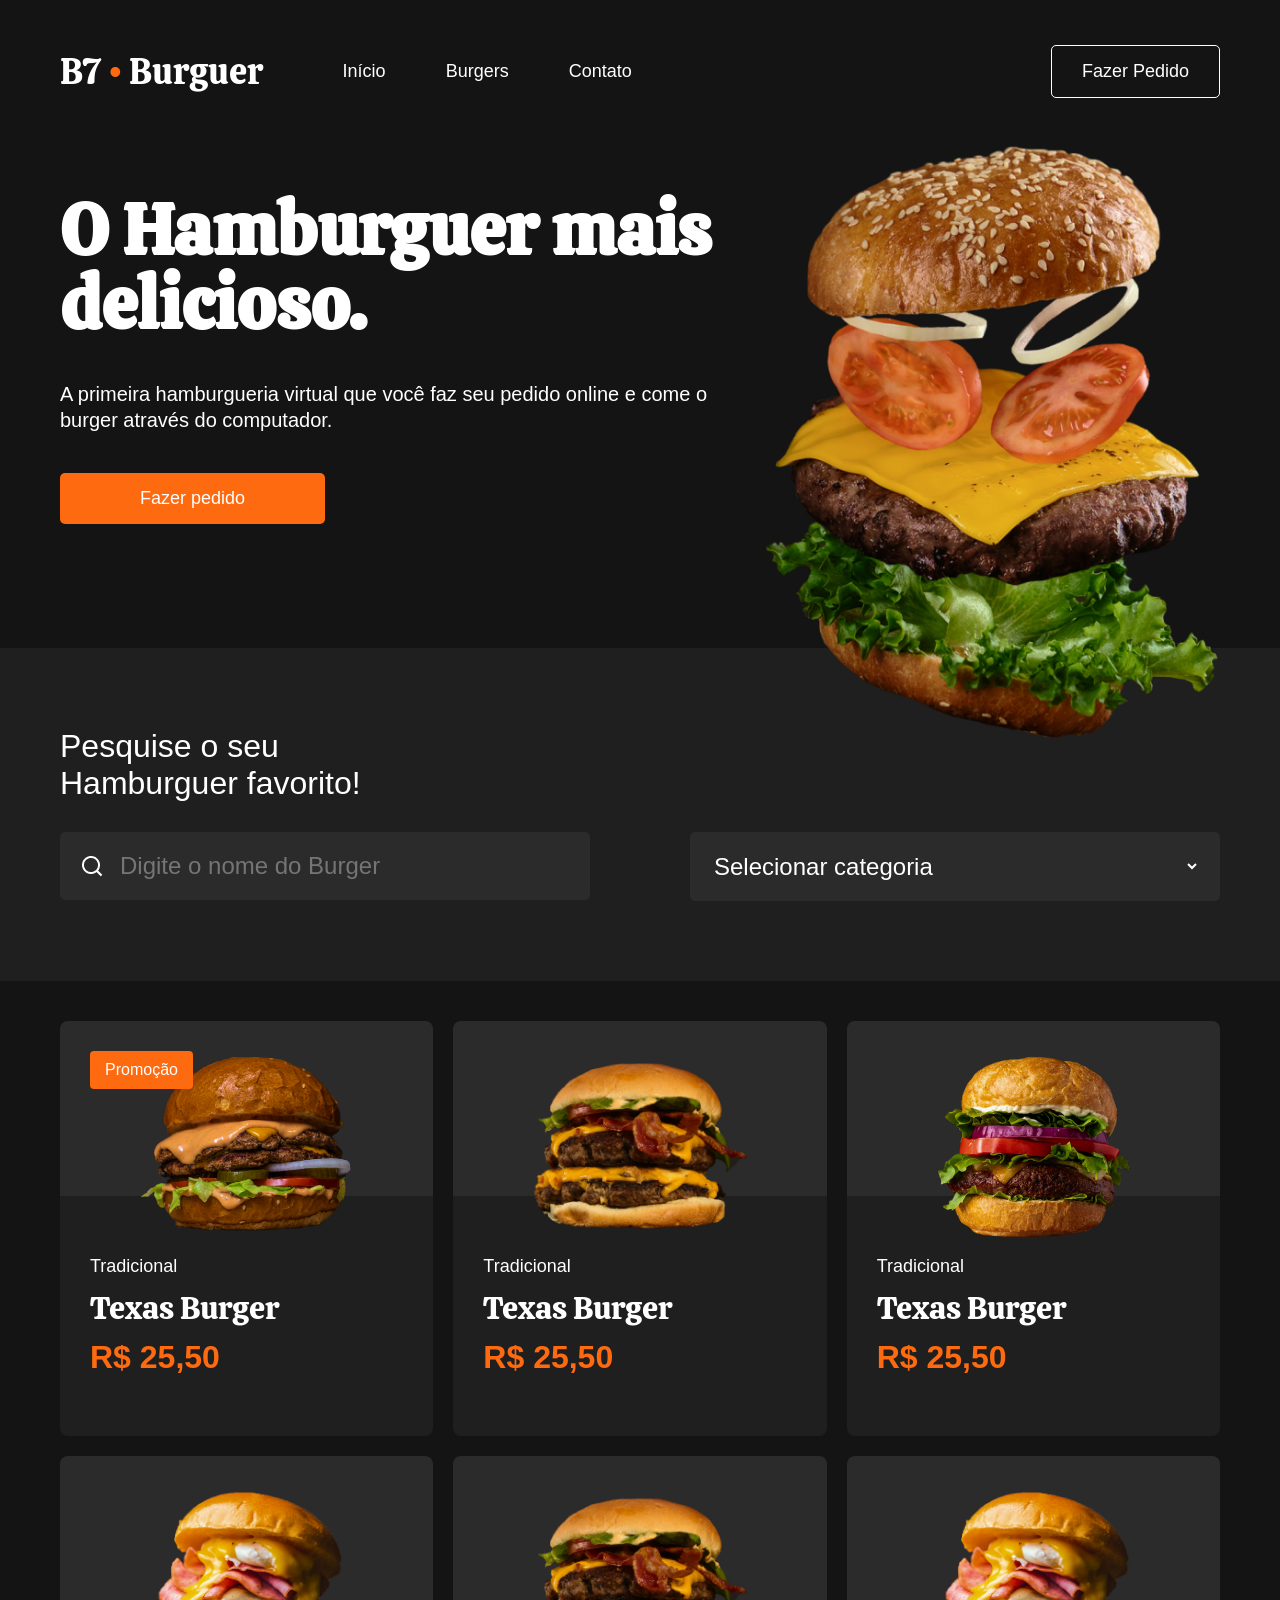
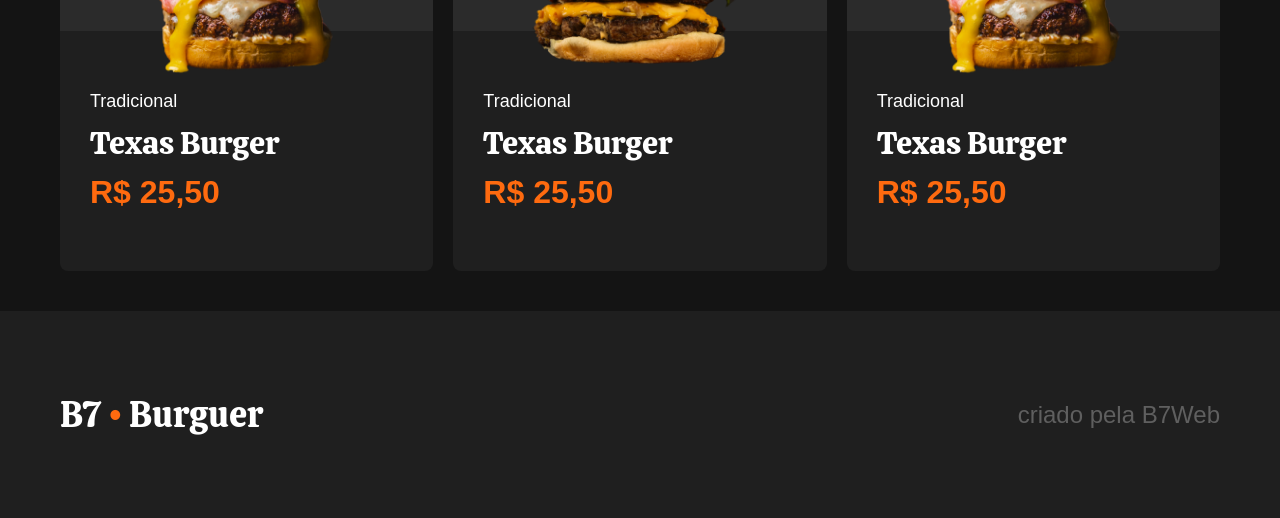
<file: index.html>
<!DOCTYPE html>
<html lang="pt-br">
<head>
    <meta charset="UTF-8">
    <meta name="viewport" content="width=device-width, initial-scale=1.0">
    <title>Projeto B7 Burguer</title>
    <link rel="stylesheet" href="./assets/style.css">
</head>
<body>
    <header>
        <div class="container">
            <div class="logo">
                <a href="">B7 <span>•</span> Burguer</a>
            </div>
            <nav>
                <ul class="leftside">
                    <li><a href="">Início</a></li>
                    <li><a href="">Burgers</a></li>
                    <li><a href="">Contato</a></li>
                </ul>
                <div class="rigthside">
                    <a href="" class="button">Fazer Pedido</a>
                </div>
            </nav>
            <div class="menu">
                <div class="menu-icon">
                    <div></div>
                    <div></div>
                    <div></div>
                </div>
            </div>
        </div>
    </header>
    <section class="hero">
        <div class="container">
            <div class="leftside">
                <h1>O Hamburguer mais delicioso.</h1>
                <p>A primeira hamburgueria virtual que você faz seu pedido online e come o burger através do computador.</p>
                <a href="" class="button">Fazer pedido</a>
            </div>
            <div class="rigthside">
                <img src="./assets/heroBurger.png" alt="">
            </div>
        </div>
    </section>
    <section class="search">
        <div class="container">
            <div class="title">Pesquise o seu <br> Hamburguer favorito!</div>
            <div class="sides">
                <div class="leftside">
                    <input type="search" placeholder="Digite o nome do Burger">
                </div>
                <div class="rigthside">
                    <select>
                        <option value="">Selecionar categoria</option>
                        <option value="burgers">Burgers</option>
                        <option value="pizza">Pizza</option>
                        <option value="vegetariano">Vegetariano</option>
                        <option value="kids">Kids</option>
                    </select>
                </div>
            </div>
        </div>
    </section>
    <main>
        <div class="container">
            <div class="products-grid">
                <a href="" class="product-item">
                    <div class="warning">Promoção</div>
                    <div class="photo">
                        <img src="/assets/burgers/burger1.png" alt="">
                    </div>
                    <div class="info">
                        <div class="product-category">Tradicional</div>
                        <div class="product-name">Texas Burger</div>
                        <div class="product-price">R$ 25,50</div>
                    </div>
                </a>
                <a href="" class="product-item">
                    <div class="photo">
                        <img src="/assets/burgers/burger2.png" alt="">
                    </div>
                    <div class="info">
                        <div class="product-category">Tradicional</div>
                        <div class="product-name">Texas Burger</div>
                        <div class="product-price">R$ 25,50</div>
                    </div>
                </a>
                <a href="" class="product-item">
                    <div class="photo">
                        <img src="/assets/burgers/burger3.png" alt="">
                    </div>
                    <div class="info">
                        <div class="product-category">Tradicional</div>
                        <div class="product-name">Texas Burger</div>
                        <div class="product-price">R$ 25,50</div>
                    </div>
                </a>
                <a href="" class="product-item">
                    <div class="photo">
                        <img src="/assets/burgers/burger4.png" alt="">
                    </div>
                    <div class="info">
                        <div class="product-category">Tradicional</div>
                        <div class="product-name">Texas Burger</div>
                        <div class="product-price">R$ 25,50</div>
                    </div>
                </a>
                <a href="" class="product-item">
                    <div class="photo">
                        <img src="/assets/burgers/burger2.png" alt="">
                    </div>
                    <div class="info">
                        <div class="product-category">Tradicional</div>
                        <div class="product-name">Texas Burger</div>
                        <div class="product-price">R$ 25,50</div>
                    </div>
                </a>
                <a href="" class="product-item">
                    <div class="photo">
                        <img src="/assets/burgers/burger4.png" alt="">
                    </div>
                    <div class="info">
                        <div class="product-category">Tradicional</div>
                        <div class="product-name">Texas Burger</div>
                        <div class="product-price">R$ 25,50</div>
                    </div>
                </a>
            </div>
        </div>
    </main>
    <footer>
        <div class="container">
            <div class="logo">
                <a href="">B7 <span>•</span> Burguer</a>
            </div>
            <div class="copyrigths"> criado pela <a href="">B7Web</a></div>
        </div>
    </footer>
</body>
</html>
</file>
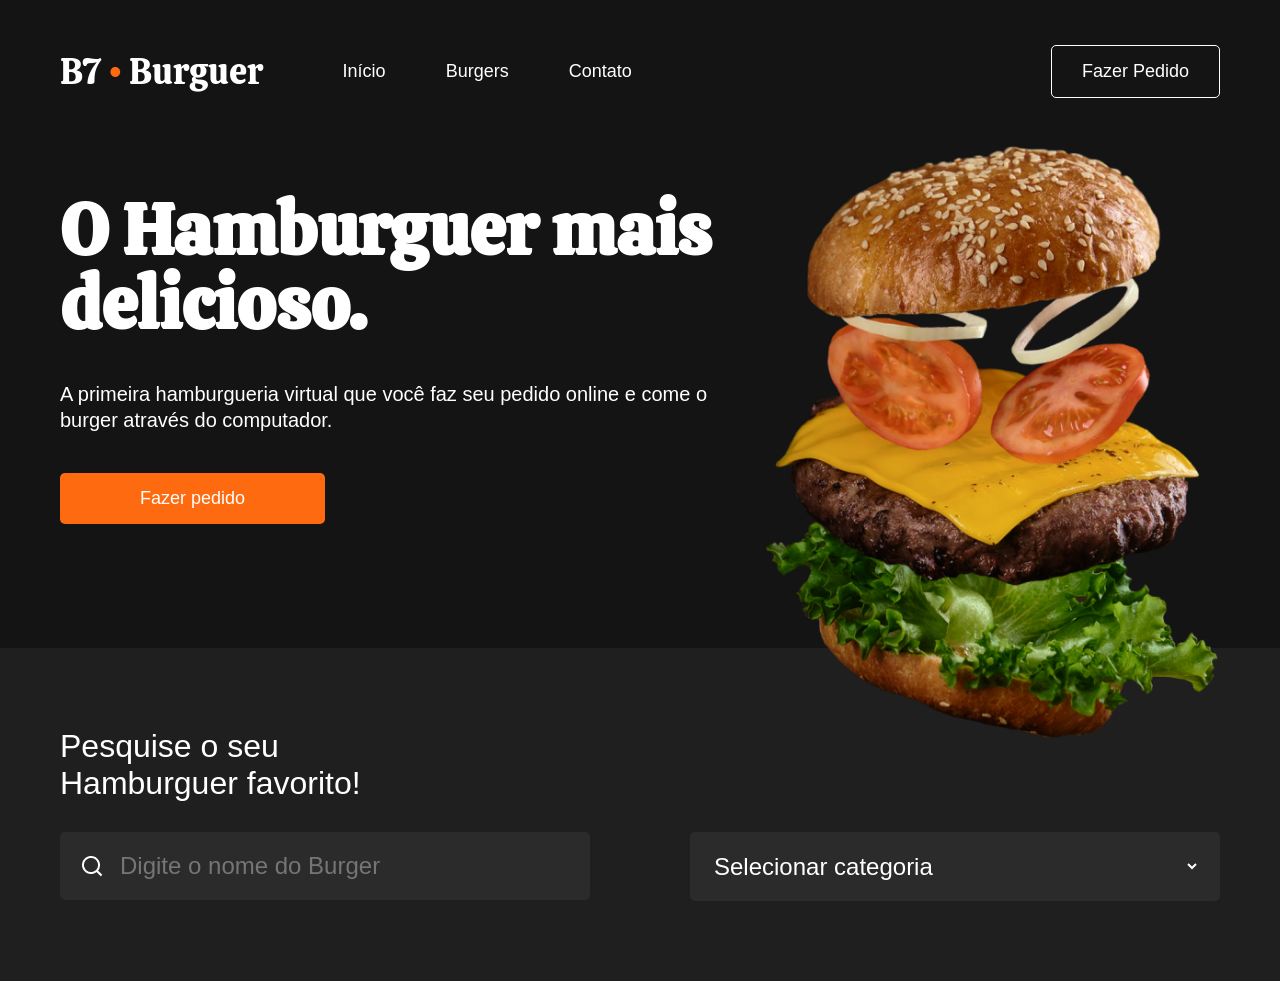
<file: assets/index.html>
<!DOCTYPE html>
<html lang="pt-br">
<head>
    <meta charset="UTF-8">
    <meta name="viewport" content="width=device-width, initial-scale=1.0">
    <title>Projeto B7 Burguer</title>
    <link rel="stylesheet" href="/assets/style.css">
</head>
<body>
    <header>
        <div class="container">
            <div class="logo">
                <a href="">B7 <span>•</span> Burguer</a>
            </div>
            <nav>
                <ul class="leftside">
                    <li><a href="">Início</a></li>
                    <li><a href="">Burgers</a></li>
                    <li><a href="">Contato</a></li>
                </ul>
                <div class="rigthside">
                    <a href="" class="button">Fazer Pedido</a>
                </div>
            </nav>
            <div class="menu">
                <div class="menu-icon">
                    <div></div>
                    <div></div>
                    <div></div>
                </div>
            </div>
        </div>
    </header>
    <section class="hero">
        <div class="container">
            <div class="leftside">
                <h1>O Hamburguer mais delicioso.</h1>
                <p>A primeira hamburgueria virtual que você faz seu pedido online e come o burger através do computador.</p>
                <a href="" class="button">Fazer pedido</a>
            </div>
            <div class="rigthside">
                <img src="./heroBurger.png" alt="">
            </div>
        </div>
    </section>
    <section class="search">
        <div class="container">
            <div class="title">Pesquise o seu <br> Hamburguer favorito!</div>
            <div class="sides">
                <div class="leftside">
                    <input type="search" placeholder="Digite o nome do Burger">
                </div>
                <div class="rigthside">
                    <select>
                        <option value="">Selecionar categoria</option>
                        <option value="burgers">Burgers</option>
                        <option value="pizza">Pizza</option>
                        <option value="vegetariano">Vegetariano</option>
                        <option value="kids">Kids</option>
                    </select>
                </div>
            </div>
        </div>
    </section>
</body>
</html>
</file>
<file: assets/style.css>
@import url('https://fonts.googleapis.com/css2?family=Calistoga&family=Inter:ital,opsz,wght@0,14..32,100..900;1,14..32,100..900&display=swap');

* {
    font-family: Arial, Helvetica, sans-serif;
    margin: 0;
    padding: 0;
    list-style: none;
    box-sizing: border-box;
}
body {
    font-family: 'Inter';
    font-size: 18px;
    background-color: #141414;
    color: white;

}

.container {
    width: 100%;
    margin: auto;
    max-width: 1200px;
    padding: 0 20px;
}

.logo a {
    font-family: 'Calistoga';
    font-size: 36px;
    color: white;
    text-decoration: none;
}

.logo a span {
    color: #FE6A0F;
}

/* HEADER */

header .container {
    display: flex;
    align-items: center;
    padding-top: 45px;
    padding-bottom: 45px;
    gap: 50px;
}

header nav {
    flex: 1;
    align-items: center;
    display: flex;
}

header nav .leftside {
    display: flex;
    flex: 1;
}

header nav li {
    margin: 0 30px;
}

header nav li a {
    color: #FFF;
    text-decoration: none;

}

header nav li a:hover {
    color: #999;
}

header nav .button {
    color: white;
    display: block;
    border: 1px solid white;
    padding: 15px 30px;
    border-radius: 5px;
    text-decoration: none;
}

header nav .button:hover {
    color: #999;
    border-color: #999;
}

header .menu {
    display: none;
    flex: 1;
    justify-content: flex-end;
}

header .menu-icon {
    width: 32px;
    height: 32px;
    display: flex;
    flex-direction: column;
    justify-content: space-between;
    cursor: pointer;
}

header .menu-icon div {
    height: 6px;
    background-color: white;
}

/* HERO */
.hero .container {
    display: flex;
}

.hero.leftside,
.hero .rigthside {
    flex: 1;
}

.her .leftside {
    padding-bottom: 150px;
}
.hero .rigthside {
    text-align: center;
}
.hero .rigthside img {
    width: auto;
    height: 600px;
}

.hero h1 {
    font-family: 'Calistoga';
    font-size: 72px;
    line-height: 74px;
    margin-top: 50px;
}
.hero p {
    font-size: 20px;
    line-height: 26px;
    margin: 40px 0;
}

.hero .button {
    display: inline-block;
    background-color: #FE6A0F;
    font-weight: 500;
    color: white;
    padding: 15px 80px;
    border-radius: 5px;
    text-decoration: none;
}

.hero .button:hover {
    opacity: 0.8;
}

/* SEARCH */

.search {
    background-color: #1F1F1F;
    padding: 80px 0;
    margin-top: -100px;
}

.search .title {
    font-size: 32px;
    font-weight: 500;
}

.search .sides {
    display: flex;
    margin-top: 30px;
    gap: 100px;
}

.search .leftside,
.search .rigthside {
    flex: 1;
}

.search input,
.search select {
    width: 100%;
    background-color: #2B2B2B;
    color: white;
    font-size: 24px;
    outline: none;
    padding: 20px;
    border: 0;
    border-radius: 5px;
}

.search input {
    background-image: url(./searchIcon.png);
    background-repeat: no-repeat;
    background-position: 20px center;
    padding-left: 60px;
}

.search select {
    border-right: 20px solid transparent;
}

/* PRODUCTS */

.products-grid {
    display: grid;
    grid-template-columns: repeat(3, 1fr);
    gap: 20px;
    margin: 40px 0;
}

.product-item {
    display: block;
    border-radius: 8px;
    overflow: hidden;
    text-decoration: none;
    position: relative;
}

.product-item:hover {
    opacity: 0.8;
}

.product-item .warning {
    position: absolute;
    top: 30px;
    left: 30px;
    background-color: #FE6A0F;
    font-size: 16px;
    font-weight: 500;
    color: #FFF;
    padding: 10px 15px;
    border-radius: 4px;
}

.product-item .photo {
    text-align: center;
    background-color: #2B2B2B;
    padding-top: 30px;
}

.product-item .photo img {
    max-width: 100%;
}

.product-item .info {
    background-color: #1F1F1F;
    padding: 60px 30px;
    margin-top: -50px;
}

.product-item .product-category {
    color: #FFF;
    font-size: 18px;
    font-weight: 500;
}

.product-item .product-name {
    font-family: 'Calistoga';
    font-size: 32px;
    color: #FFF;
    margin: 10px 0;
}

.product-item .product-price {
    font-size: 32px;
    font-weight: bold;
    color: #FE6A0F;
}

/* FOOTER */
footer {
    background-color: #1F1F1F;
    color: #5F5F5F;
}
footer .container {
    padding-top: 80px;
    padding-bottom: 80px;
    display: flex;
    justify-content: space-between;
    align-items: center;
}

footer .copyrigths {
    font-size: 24px;
    color: #5F5F5F;
}

footer .copyrigths a {
    color: #5F5F5F;
    text-decoration: none;
}

footer .copyrigths a:hover {
    text-decoration: underline;
}

@media (max-width: 820px) {
    header nav {
        display: none;
    }
    header .menu {
        display: flex;
    }

    .hero .container {
        flex-direction: column;
    }
    .hero .leftside {
        text-align: center;
        padding-bottom: 40px;
    }
    .hero .rigthside {
        padding-bottom: 50px;
    }
    .hero .rigthside img {
        height: 300px;
    }
    .hero h1 {
        font-size: 44px;
        line-height: 50px;
    }

    .search {
        padding-bottom: 30px;
    }

    .search .title {
        text-align: center;
    }

    .search .sides {
        flex-direction: column;
        gap: 20px;
    }

    .products-grid {
        grid-template-columns: repeat(2,1fr);
    }

    footer .container {
        flex-direction: column;
        gap: 20px;
    }
}

@media (max-width: 500px) {
    .products-grid {
        grid-template-columns: 1fr;
    }
}
</file>
